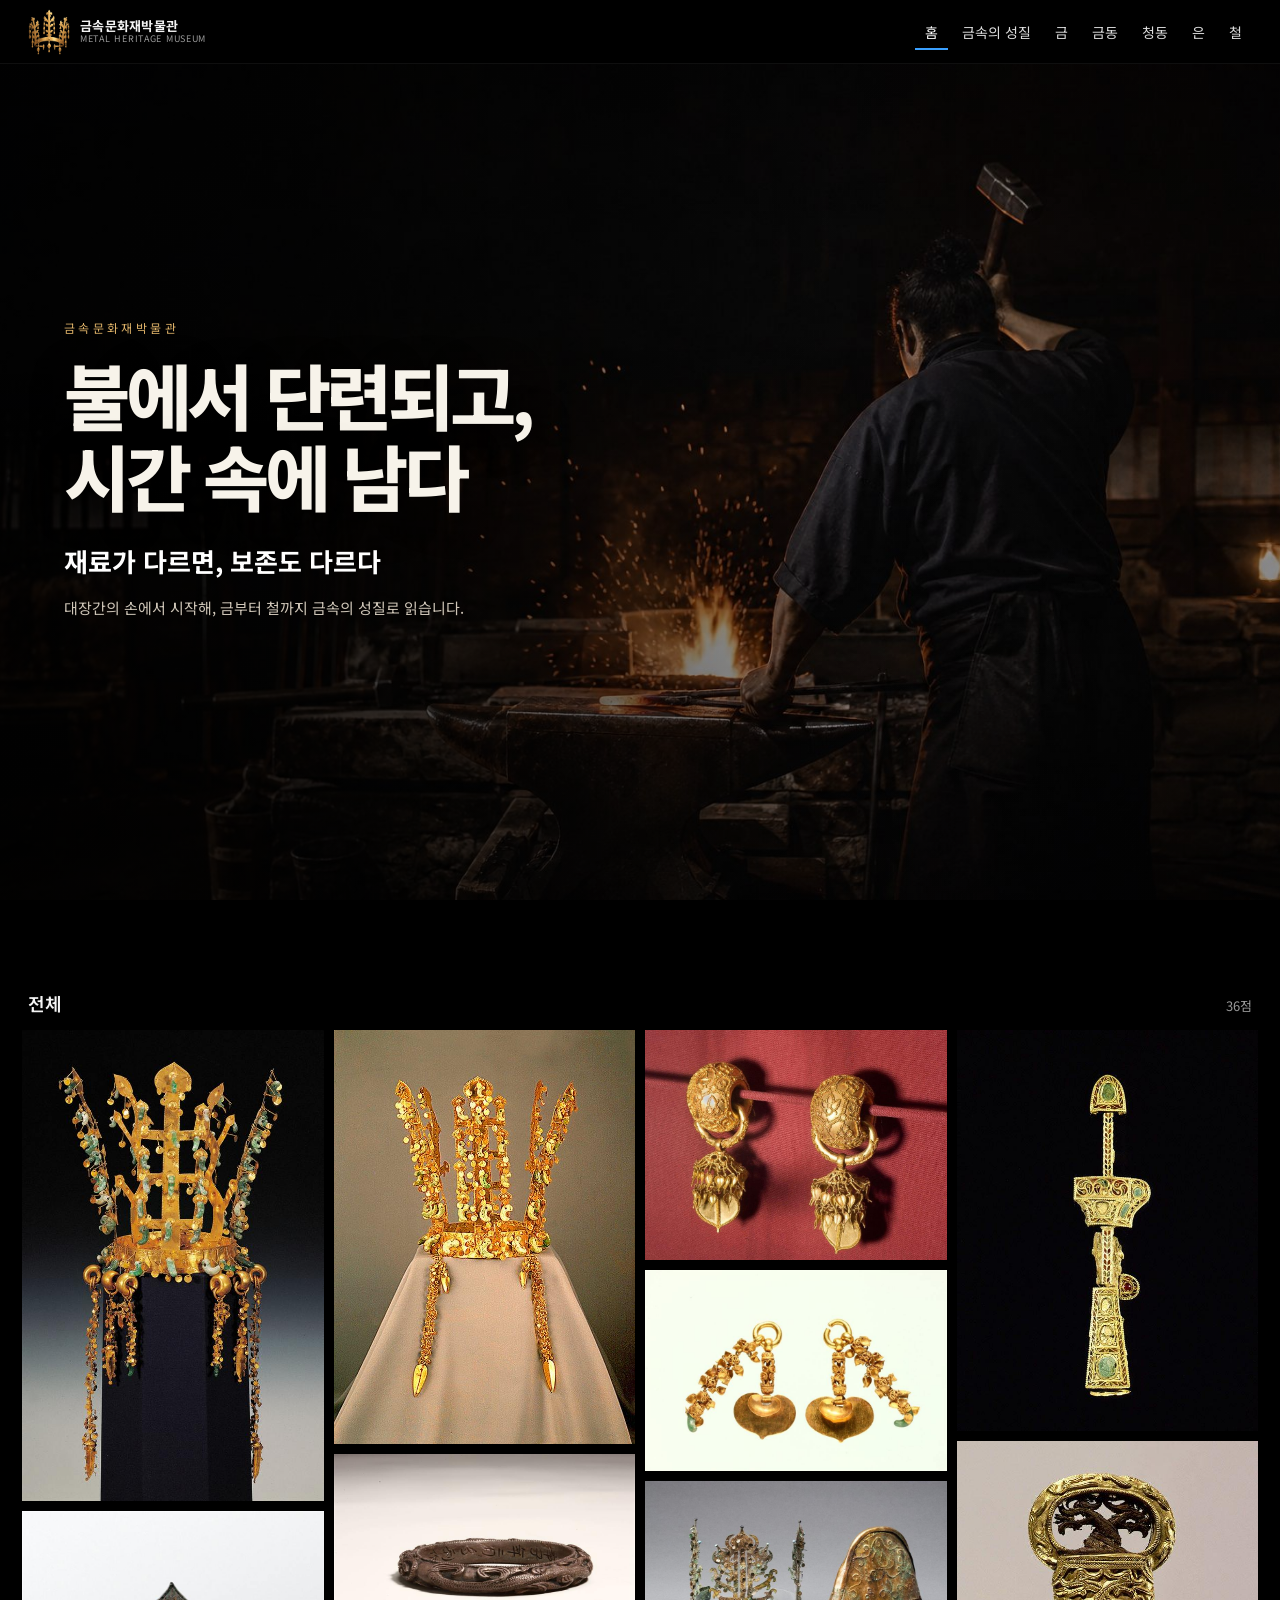
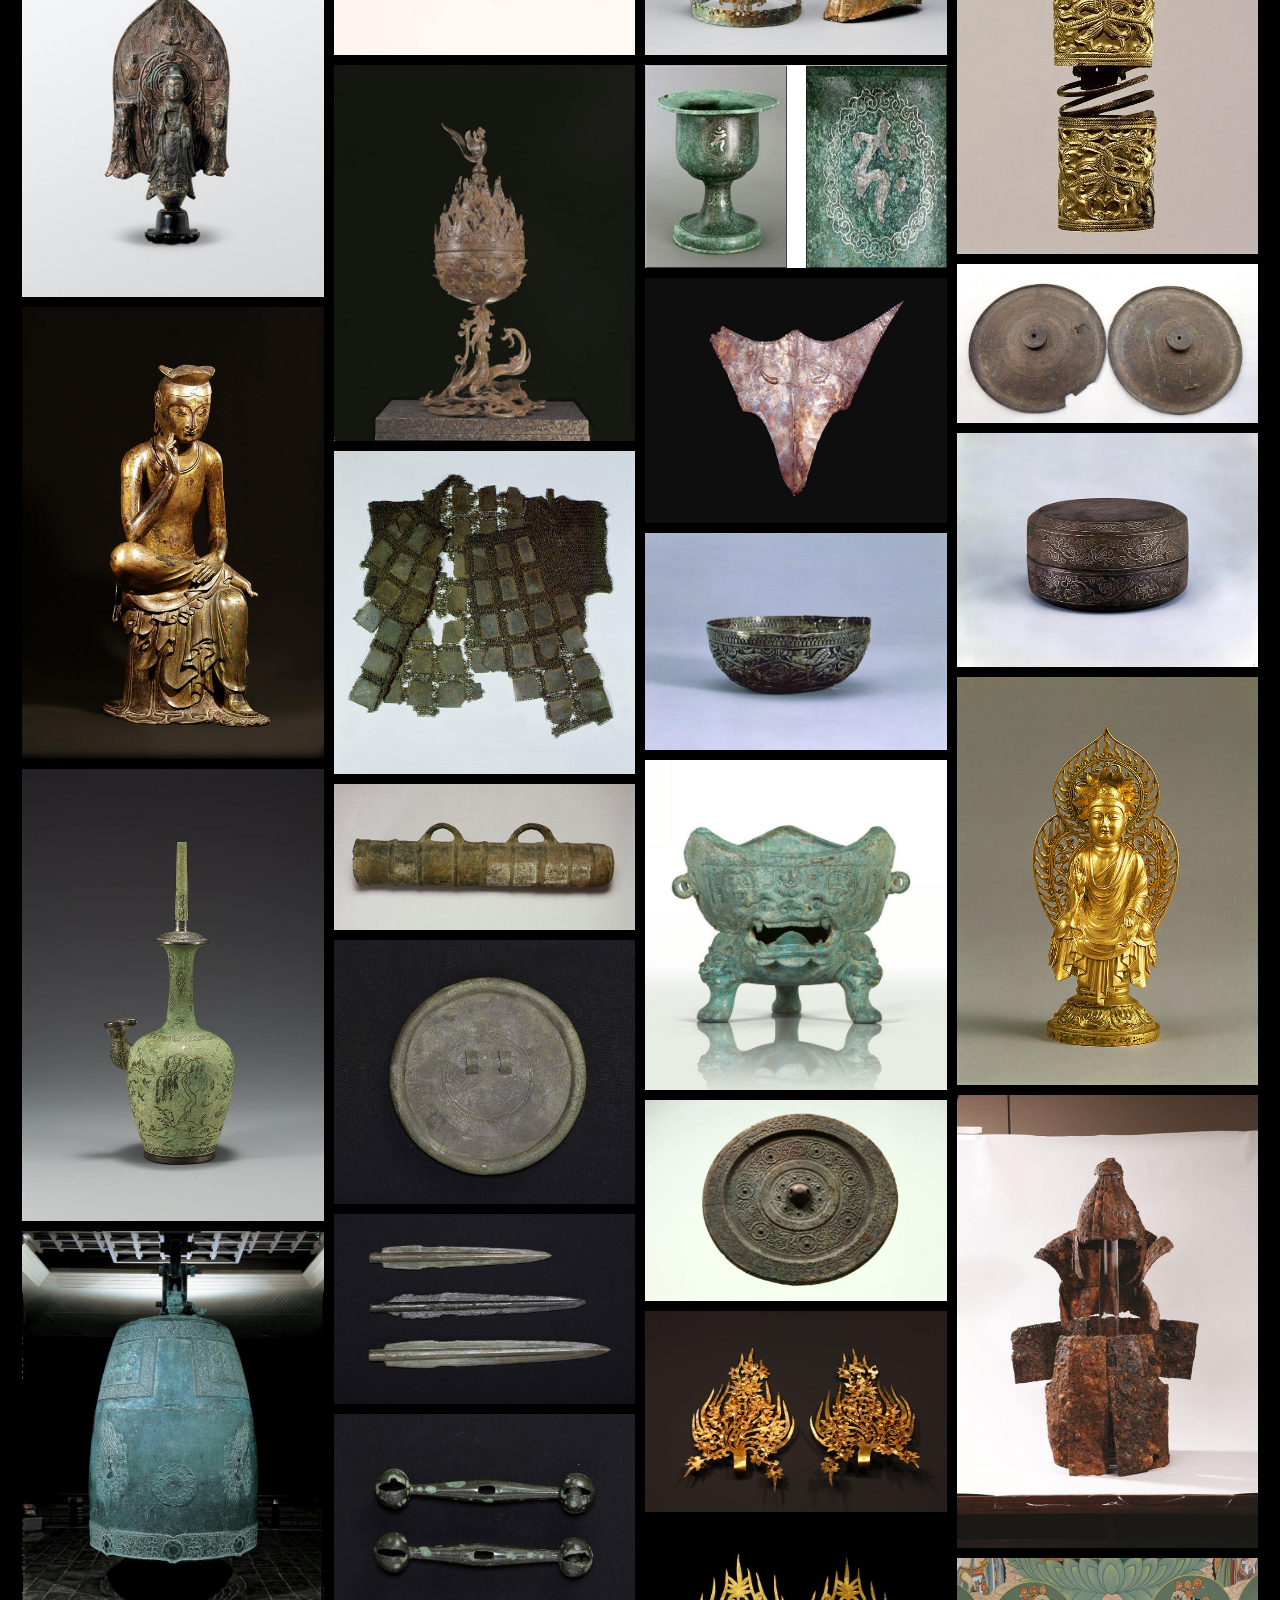
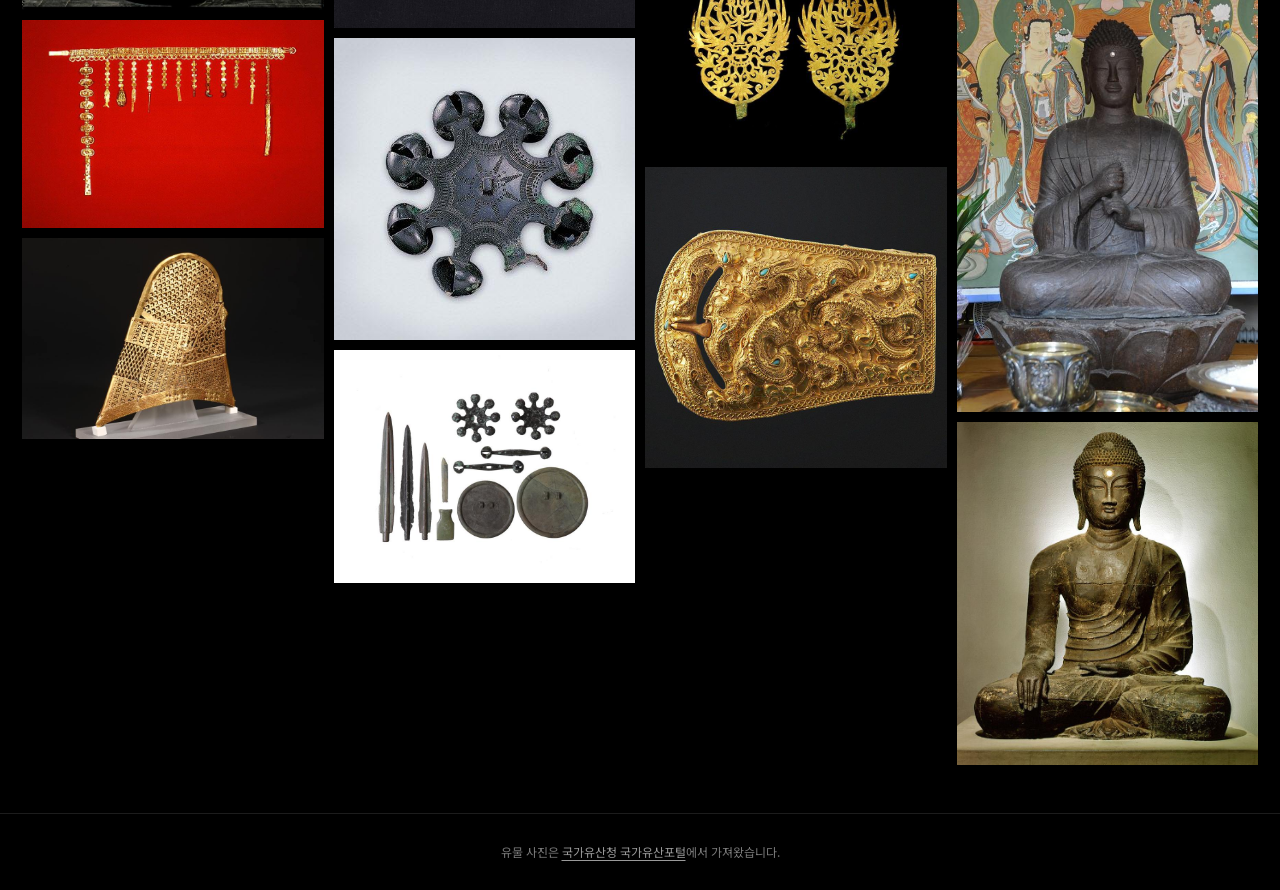
<file: site/index.html>
<!doctype html>
<html lang="ko">
  <head>
    <meta charset="utf-8" />
    <meta name="viewport" content="width=device-width, initial-scale=1, viewport-fit=cover" />
    <meta name="theme-color" content="#000000" />
    <meta name="apple-mobile-web-app-capable" content="yes" />
    <meta name="apple-mobile-web-app-status-bar-style" content="black-translucent" />
    <meta name="apple-mobile-web-app-title" content="금속문화재박물관" />
    <meta name="application-name" content="금속문화재박물관" />
    <link rel="manifest" href="./manifest.webmanifest" />
    <link rel="icon" type="image/png" sizes="32x32" href="./images/favicon-32.png" />
    <link rel="icon" type="image/png" sizes="192x192" href="./images/icon-192.png" />
    <link rel="apple-touch-icon" href="./images/apple-touch-icon.png" />
    <title>금속문화재박물관</title>
    <link rel="preconnect" href="https://fonts.googleapis.com" />
    <link rel="preconnect" href="https://fonts.gstatic.com" crossorigin />
    <link href="https://fonts.googleapis.com/css2?family=Noto+Sans+KR:wght@400;700;800&display=swap" rel="stylesheet" />
    <link rel="stylesheet" href="./css/styles.css" />
  </head>
  <body>
    <header class="header">
      <a class="brand" href="./index.html">
        <img class="mark" src="./images/logo-mark.png" alt="금속문화재박물관" />
        <span class="brand-text">
          <b>금속문화재박물관</b>
          <small>METAL HERITAGE MUSEUM</small>
        </span>
      </a>
      <nav class="nav" id="site-nav">
        <button data-metal="" class="is-on">홈</button>
        <a href="./properties.html">금속의 성질</a>
        <button data-metal="gold">금</button>
        <button data-metal="gilt">금동</button>
        <button data-metal="bronze">청동</button>
        <button data-metal="silver">은</button>
        <button data-metal="iron">철</button>
      </nav>
      <button class="menu-btn" type="button" data-menu aria-controls="site-nav" aria-expanded="false" aria-label="메뉴 열기">
        <span></span><span></span><span></span>
      </button>
    </header>

    <section class="hero" id="home">
      <img class="hero-photo" src="./images/forge-hero.jpg" alt="" decoding="async" fetchpriority="high" />
      <div class="hero-shade"></div>
      <div class="hero-inner">
        <p class="kicker">금속문화재박물관</p>
        <h1>불에서 단련되고,<br />시간 속에 남다</h1>
        <p class="lede">재료가 다르면, 보존도 다르다</p>
        <p class="sub">대장간의 손에서 시작해, 금부터 철까지 금속의 성질로 읽습니다.</p>
      </div>
    </section>

    <section class="stage" id="gallery">
      <div class="gallery-wrap">
        <div class="gallery-head">
          <h2 data-gallery-title>전체</h2>
          <span data-gallery-count></span>
        </div>
        <div class="masonry" data-masonry></div>
      </div>
    </section>

    <footer class="site-credit">
      유물 사진은 <a href="https://www.heritage.go.kr/" target="_blank" rel="noopener noreferrer">국가유산청 국가유산포털</a>에서 가져왔습니다.
    </footer>

    <script src="./js/data.js"></script>
    <script src="./js/nav.js"></script>
    <script src="./js/app.js"></script>
  </body>
</html>
</file>
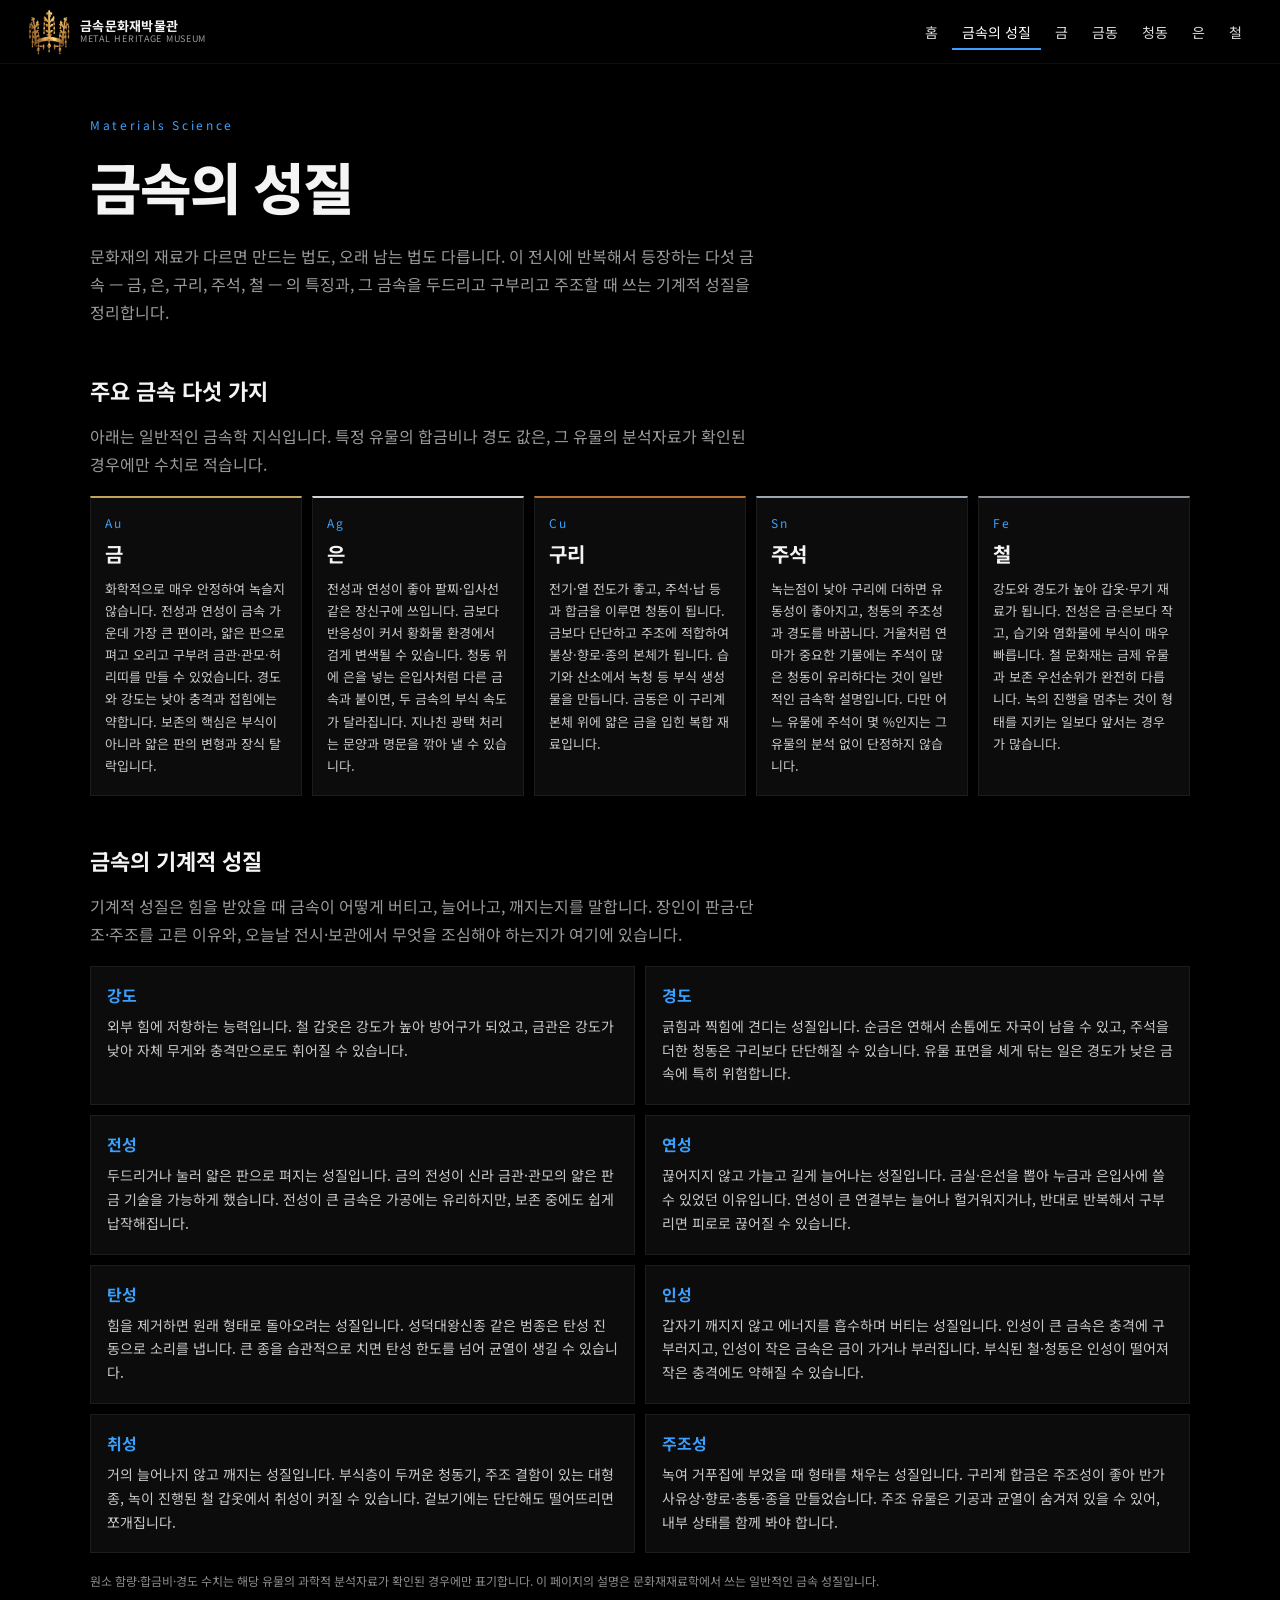
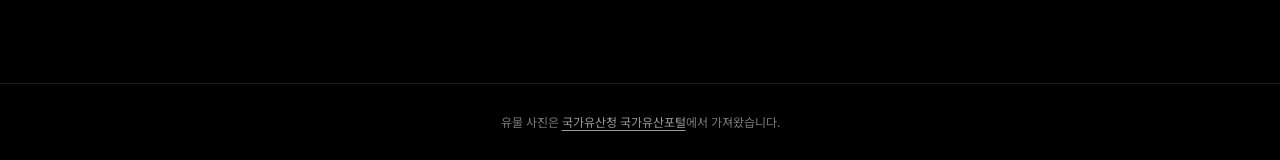
<file: site/properties.html>
<!doctype html>
<html lang="ko">
  <head>
    <meta charset="utf-8" />
    <meta name="viewport" content="width=device-width, initial-scale=1, viewport-fit=cover" />
    <meta name="theme-color" content="#000000" />
    <meta name="apple-mobile-web-app-capable" content="yes" />
    <meta name="apple-mobile-web-app-status-bar-style" content="black-translucent" />
    <meta name="apple-mobile-web-app-title" content="금속문화재박물관" />
    <meta name="application-name" content="금속문화재박물관" />
    <link rel="manifest" href="./manifest.webmanifest" />
    <link rel="icon" type="image/png" sizes="32x32" href="./images/favicon-32.png" />
    <link rel="icon" type="image/png" sizes="192x192" href="./images/icon-192.png" />
    <link rel="apple-touch-icon" href="./images/apple-touch-icon.png" />
    <title>금속의 성질 · 금속문화재박물관</title>
    <link rel="preconnect" href="https://fonts.googleapis.com" />
    <link rel="preconnect" href="https://fonts.gstatic.com" crossorigin />
    <link href="https://fonts.googleapis.com/css2?family=Noto+Sans+KR:wght@400;700;800&display=swap" rel="stylesheet" />
    <link rel="stylesheet" href="./css/styles.css" />
  </head>
  <body>
    <header class="header">
      <a class="brand" href="./index.html">
        <img class="mark" src="./images/logo-mark.png" alt="금속문화재박물관" />
        <span class="brand-text">
          <b>금속문화재박물관</b>
          <small>METAL HERITAGE MUSEUM</small>
        </span>
      </a>
      <nav class="nav" id="site-nav">
        <a href="./index.html">홈</a>
        <a class="is-on" href="./properties.html">금속의 성질</a>
        <a href="./index.html?metal=gold">금</a>
        <a href="./index.html?metal=gilt">금동</a>
        <a href="./index.html?metal=bronze">청동</a>
        <a href="./index.html?metal=silver">은</a>
        <a href="./index.html?metal=iron">철</a>
      </nav>
      <button class="menu-btn" type="button" data-menu aria-controls="site-nav" aria-expanded="false" aria-label="메뉴 열기">
        <span></span><span></span><span></span>
      </button>
    </header>

    <main class="props">
      <header class="props-hero">
        <p class="kicker">Materials Science</p>
        <h1>금속의 성질</h1>
        <p class="lede">
          문화재의 재료가 다르면 만드는 법도, 오래 남는 법도 다릅니다.
          이 전시에 반복해서 등장하는 다섯 금속 — 금, 은, 구리, 주석, 철 — 의 특징과,
          그 금속을 두드리고 구부리고 주조할 때 쓰는 기계적 성질을 정리합니다.
        </p>
      </header>

      <section>
        <h2>주요 금속 다섯 가지</h2>
        <p class="section-lead">아래는 일반적인 금속학 지식입니다. 특정 유물의 합금비나 경도 값은, 그 유물의 분석자료가 확인된 경우에만 수치로 적습니다.</p>
        <div class="metal-five">
          <article class="metal-card gold">
            <span>Au</span>
            <h3>금</h3>
            <p>화학적으로 매우 안정하여 녹슬지 않습니다. 전성과 연성이 금속 가운데 가장 큰 편이라, 얇은 판으로 펴고 오리고 구부려 금관·관모·허리띠를 만들 수 있었습니다. 경도와 강도는 낮아 충격과 접힘에는 약합니다. 보존의 핵심은 부식이 아니라 얇은 판의 변형과 장식 탈락입니다.</p>
          </article>
          <article class="metal-card silver">
            <span>Ag</span>
            <h3>은</h3>
            <p>전성과 연성이 좋아 팔찌·입사선 같은 장신구에 쓰입니다. 금보다 반응성이 커서 황화물 환경에서 검게 변색될 수 있습니다. 청동 위에 은을 넣는 은입사처럼 다른 금속과 붙이면, 두 금속의 부식 속도가 달라집니다. 지나친 광택 처리는 문양과 명문을 깎아 낼 수 있습니다.</p>
          </article>
          <article class="metal-card copper">
            <span>Cu</span>
            <h3>구리</h3>
            <p>전기·열 전도가 좋고, 주석·납 등과 합금을 이루면 청동이 됩니다. 금보다 단단하고 주조에 적합하여 불상·향로·종의 본체가 됩니다. 습기와 산소에서 녹청 등 부식 생성물을 만듭니다. 금동은 이 구리계 본체 위에 얇은 금을 입힌 복합 재료입니다.</p>
          </article>
          <article class="metal-card tin">
            <span>Sn</span>
            <h3>주석</h3>
            <p>녹는점이 낮아 구리에 더하면 유동성이 좋아지고, 청동의 주조성과 경도를 바꿉니다. 거울처럼 연마가 중요한 기물에는 주석이 많은 청동이 유리하다는 것이 일반적인 금속학 설명입니다. 다만 어느 유물에 주석이 몇 %인지는 그 유물의 분석 없이 단정하지 않습니다.</p>
          </article>
          <article class="metal-card iron">
            <span>Fe</span>
            <h3>철</h3>
            <p>강도와 경도가 높아 갑옷·무기 재료가 됩니다. 전성은 금·은보다 작고, 습기와 염화물에 부식이 매우 빠릅니다. 철 문화재는 금제 유물과 보존 우선순위가 완전히 다릅니다. 녹의 진행을 멈추는 것이 형태를 지키는 일보다 앞서는 경우가 많습니다.</p>
          </article>
        </div>
      </section>

      <section>
        <h2>금속의 기계적 성질</h2>
        <p class="section-lead">기계적 성질은 힘을 받았을 때 금속이 어떻게 버티고, 늘어나고, 깨지는지를 말합니다. 장인이 판금·단조·주조를 고른 이유와, 오늘날 전시·보관에서 무엇을 조심해야 하는지가 여기에 있습니다.</p>
        <div class="mech-grid">
          <article>
            <h3>강도</h3>
            <p>외부 힘에 저항하는 능력입니다. 철 갑옷은 강도가 높아 방어구가 되었고, 금관은 강도가 낮아 자체 무게와 충격만으로도 휘어질 수 있습니다.</p>
          </article>
          <article>
            <h3>경도</h3>
            <p>긁힘과 찍힘에 견디는 성질입니다. 순금은 연해서 손톱에도 자국이 남을 수 있고, 주석을 더한 청동은 구리보다 단단해질 수 있습니다. 유물 표면을 세게 닦는 일은 경도가 낮은 금속에 특히 위험합니다.</p>
          </article>
          <article>
            <h3>전성</h3>
            <p>두드리거나 눌러 얇은 판으로 펴지는 성질입니다. 금의 전성이 신라 금관·관모의 얇은 판금 기술을 가능하게 했습니다. 전성이 큰 금속은 가공에는 유리하지만, 보존 중에도 쉽게 납작해집니다.</p>
          </article>
          <article>
            <h3>연성</h3>
            <p>끊어지지 않고 가늘고 길게 늘어나는 성질입니다. 금실·은선을 뽑아 누금과 은입사에 쓸 수 있었던 이유입니다. 연성이 큰 연결부는 늘어나 헐거워지거나, 반대로 반복해서 구부리면 피로로 끊어질 수 있습니다.</p>
          </article>
          <article>
            <h3>탄성</h3>
            <p>힘을 제거하면 원래 형태로 돌아오려는 성질입니다. 성덕대왕신종 같은 범종은 탄성 진동으로 소리를 냅니다. 큰 종을 습관적으로 치면 탄성 한도를 넘어 균열이 생길 수 있습니다.</p>
          </article>
          <article>
            <h3>인성</h3>
            <p>갑자기 깨지지 않고 에너지를 흡수하며 버티는 성질입니다. 인성이 큰 금속은 충격에 구부러지고, 인성이 작은 금속은 금이 가거나 부러집니다. 부식된 철·청동은 인성이 떨어져 작은 충격에도 약해질 수 있습니다.</p>
          </article>
          <article>
            <h3>취성</h3>
            <p>거의 늘어나지 않고 깨지는 성질입니다. 부식층이 두꺼운 청동기, 주조 결함이 있는 대형 종, 녹이 진행된 철 갑옷에서 취성이 커질 수 있습니다. 겉보기에는 단단해도 떨어뜨리면 쪼개집니다.</p>
          </article>
          <article>
            <h3>주조성</h3>
            <p>녹여 거푸집에 부었을 때 형태를 채우는 성질입니다. 구리계 합금은 주조성이 좋아 반가사유상·향로·총통·종을 만들었습니다. 주조 유물은 기공과 균열이 숨겨져 있을 수 있어, 내부 상태를 함께 봐야 합니다.</p>
          </article>
        </div>
      </section>

      <p class="note">원소 함량·합금비·경도 수치는 해당 유물의 과학적 분석자료가 확인된 경우에만 표기합니다. 이 페이지의 설명은 문화재재료학에서 쓰는 일반적인 금속 성질입니다.</p>
    </main>
    <footer class="site-credit">
      유물 사진은 <a href="https://www.heritage.go.kr/" target="_blank" rel="noopener noreferrer">국가유산청 국가유산포털</a>에서 가져왔습니다.
    </footer>
    <script src="./js/nav.js"></script>
  </body>
</html>
</file>
<file: site/css/styles.css>
:root {
  --bg: #000;
  --panel: #070707;
  --line: #1c1c1c;
  --text: #f4f4f4;
  --muted: #9a9a9a;
  --blue: #3aa0ff;
  --ember: #ff6a21;
  --nav-h: 64px;
  --header-h: calc(var(--nav-h) + env(safe-area-inset-top, 0px));
  --preview: 400px;
}

* { box-sizing: border-box; }
html, body { margin: 0; background: var(--bg); color: var(--text); }
html {
  overflow-x: clip;
  -webkit-text-size-adjust: 100%;
  text-size-adjust: 100%;
}
body {
  font-family: "Pretendard", "Noto Sans KR", "Apple SD Gothic Neo", sans-serif;
  min-height: 100dvh;
  max-width: 100%;
  overflow-x: hidden;
}
body.menu-open { overflow: hidden; }

a { color: inherit; text-decoration: none; }
button { font: inherit; color: inherit; background: none; border: 0; cursor: pointer; }
img { display: block; max-width: 100%; }

.header {
  position: fixed;
  inset: 0 0 auto;
  z-index: 40;
  height: var(--header-h);
  display: flex;
  align-items: center;
  justify-content: space-between;
  flex-wrap: nowrap;
  overflow: visible;
  width: 100%;
  gap: 12px;
  padding: env(safe-area-inset-top, 0px) 28px 0;
  background: rgba(0, 0, 0, 0.92);
  border-bottom: 1px solid rgba(255, 255, 255, 0.06);
}
.brand {
  display: flex;
  align-items: center;
  gap: 10px;
  min-width: 0;
  flex: none;
}
.mark {
  width: auto;
  height: 46px;
  flex: none;
  object-fit: contain;
}
.brand-text {
  display: flex;
  flex-direction: column;
  line-height: 1.2;
  min-width: 0;
}
.brand-text b {
  font-size: 13px;
  font-weight: 700;
  letter-spacing: 0.02em;
  white-space: nowrap;
}
.brand-text small {
  color: var(--muted);
  font-size: 9px;
  letter-spacing: 0.08em;
  white-space: nowrap;
}
.nav {
  display: flex;
  align-items: center;
  gap: 4px;
  flex-wrap: nowrap;
  justify-content: flex-end;
}
.nav a, .nav button {
  padding: 8px 10px;
  font-size: 14px;
  color: #ddd;
  white-space: nowrap;
}
.nav a:hover, .nav button:hover, .nav .is-on {
  color: #fff;
}
.nav .is-on { box-shadow: inset 0 -2px 0 var(--blue); }
.menu-btn {
  display: none;
  width: 44px;
  height: 44px;
  margin-right: -6px;
  flex: none;
  flex-direction: column;
  align-items: center;
  justify-content: center;
  gap: 5px;
  -webkit-tap-highlight-color: transparent;
}
.menu-btn span {
  display: block;
  width: 18px;
  height: 1.5px;
  background: #f4f4f4;
  transition: transform 0.2s ease, opacity 0.2s ease;
}
.header.is-open .menu-btn span:nth-child(1) {
  transform: translateY(6.5px) rotate(45deg);
}
.header.is-open .menu-btn span:nth-child(2) { opacity: 0; }
.header.is-open .menu-btn span:nth-child(3) {
  transform: translateY(-6.5px) rotate(-45deg);
}

.hero {
  position: relative;
  height: 100dvh;
  min-height: 100svh;
  overflow: hidden;
  display: flex;
  align-items: center;
  padding: calc(var(--header-h) + 24px) 64px 48px;
  background: #070605;
}
.hero.is-away { display: none; }
.hero-photo {
  position: absolute;
  inset: 0;
  width: 100%;
  height: 100%;
  max-width: none;
  object-fit: cover;
  object-position: 62% center;
}
.hero-shade {
  position: absolute;
  inset: 0;
  background:
    linear-gradient(90deg, rgba(0, 0, 0, 0.78) 0%, rgba(0, 0, 0, 0.5) 38%, rgba(0, 0, 0, 0.12) 68%, rgba(0, 0, 0, 0.28) 100%),
    linear-gradient(180deg, rgba(0, 0, 0, 0.42) 0%, transparent 28%, rgba(0, 0, 0, 0.38) 100%);
}
.hero-inner {
  position: relative;
  z-index: 2;
  width: min(640px, 100%);
  text-align: left;
}
.hero-inner .kicker {
  margin: 0 0 18px;
  color: #e2b56a;
  letter-spacing: 0.28em;
  font-size: 12px;
}
.hero-inner h1 {
  margin: 0;
  font-size: clamp(36px, 6vw, 72px);
  font-weight: 800;
  letter-spacing: -0.06em;
  line-height: 1.12;
  color: #f7f3ea;
  text-shadow: 0 10px 40px rgba(0, 0, 0, 0.45);
}
.hero-inner .lede {
  margin: 22px 0 0;
  color: #fff;
  font-size: clamp(18px, 2.2vw, 26px);
  font-weight: 700;
  max-width: none;
}
.hero-inner .sub {
  margin: 12px 0 0;
  max-width: 28rem;
  color: #cfc6b8;
  font-size: 15px;
  line-height: 1.7;
}

.stage {
  min-height: 100vh;
  padding-top: var(--header-h);
  scroll-margin-top: 0;
}
.gallery-wrap {
  padding: 18px 22px 48px;
}
.gallery-head {
  display: flex;
  justify-content: space-between;
  align-items: baseline;
  gap: 12px;
  padding: 8px 6px 14px;
}
.gallery-head h2 {
  margin: 0;
  font-size: 18px;
  font-weight: 600;
}
.gallery-head span { color: var(--muted); font-size: 13px; }

.masonry {
  columns: 4;
  column-gap: 10px;
}
.tile {
  break-inside: avoid;
  margin: 0 0 10px;
  display: block;
  position: relative;
  background: #111;
  overflow: hidden;
}
.tile img {
  width: 100%;
  height: auto;
}
.tile:hover img, .tile.is-on img { opacity: 0.86; }
.tile figcaption {
  display: none;
}

.detail {
  width: min(1180px, 92vw);
  margin: 0 auto;
  padding: calc(var(--header-h) + 36px) 0 72px;
  display: grid;
  grid-template-columns: minmax(280px, 0.9fr) 1.1fr;
  gap: 40px;
  align-items: start;
}
.detail img.hero-shot {
  width: 100%;
  background: #0b0b0b;
  object-fit: contain;
  max-height: 78vh;
  position: sticky;
  top: calc(var(--header-h) + 16px);
}
.detail .metal {
  color: var(--blue);
  font-size: 12px;
  letter-spacing: 0.14em;
}
.detail-top {
  display: flex;
  align-items: center;
  justify-content: space-between;
  gap: 16px;
}
.back {
  display: inline-flex;
  align-items: center;
  margin: 0;
  padding: 6px 0 6px 12px;
  color: var(--muted);
  font-size: 13px;
  white-space: nowrap;
  flex: none;
}
.back:hover { color: var(--blue); }
.detail h1 {
  margin: 6px 0 12px;
  font-size: clamp(28px, 4vw, 42px);
  font-weight: 700;
  line-height: 1.3;
}
.detail .sentence {
  color: #ddd;
  font-size: 16px;
  line-height: 1.75;
  margin: 0 0 18px;
}
.facts {
  display: grid;
  gap: 8px;
  margin-bottom: 16px;
}
.facts div {
  display: grid;
  grid-template-columns: 84px 1fr;
  gap: 8px;
  font-size: 13px;
  border-bottom: 1px solid var(--line);
  padding-bottom: 8px;
}
.facts dt { color: var(--muted); }
.block {
  margin: 22px 0 0;
  padding-top: 16px;
  border-top: 1px solid var(--line);
}
.block h4 {
  margin: 0 0 8px;
  font-size: 12px;
  color: var(--blue);
  letter-spacing: 0.12em;
  font-weight: 600;
}
.block ul, .block p {
  margin: 0;
  padding: 0 0 0 16px;
  color: #c8c8c8;
  font-size: 13px;
  line-height: 1.7;
}
.block p { padding: 0; }
.note {
  margin-top: 18px;
  color: #8d8d8d;
  font-size: 12px;
  line-height: 1.65;
}
.site-credit {
  margin: 0;
  padding: 28px 22px calc(28px + env(safe-area-inset-bottom, 0px));
  border-top: 1px solid var(--line);
  color: #7a7a7a;
  font-size: 12px;
  line-height: 1.65;
  text-align: center;
}
.site-credit a {
  color: #9a9a9a;
  text-decoration: underline;
  text-underline-offset: 3px;
}
.site-credit a:hover { color: var(--blue); }

.props {
  width: min(1100px, 92vw);
  margin: 0 auto;
  padding: calc(var(--header-h) + 40px) 0 80px;
}
.props-hero h1 {
  margin: 8px 0 14px;
  font-size: clamp(32px, 6vw, 56px);
  font-weight: 800;
  letter-spacing: -0.04em;
}
.kicker {
  color: var(--blue);
  letter-spacing: 0.22em;
  font-size: 12px;
}
.lede, .section-lead {
  color: var(--muted);
  line-height: 1.75;
  max-width: 42rem;
}
.props h2 {
  margin: 48px 0 10px;
  font-size: 22px;
  font-weight: 700;
}
.metal-five {
  display: grid;
  grid-template-columns: repeat(5, 1fr);
  gap: 10px;
  margin-top: 18px;
}
.metal-card {
  border: 1px solid var(--line);
  background: #0c0c0c;
  padding: 16px 14px 18px;
  min-height: 100%;
}
.metal-card span {
  display: block;
  color: var(--blue);
  letter-spacing: 0.16em;
  font-size: 12px;
}
.metal-card h3 {
  margin: 8px 0 10px;
  font-size: 20px;
}
.metal-card p {
  margin: 0;
  color: #c8c8c8;
  font-size: 13px;
  line-height: 1.7;
}
.metal-card.gold { border-top: 2px solid #c6a35b; }
.metal-card.silver { border-top: 2px solid #cfd3d8; }
.metal-card.copper { border-top: 2px solid #b87333; }
.metal-card.tin { border-top: 2px solid #9aa7b2; }
.metal-card.iron { border-top: 2px solid #8a8f96; }
.mech-grid {
  display: grid;
  grid-template-columns: 1fr 1fr;
  gap: 10px;
  margin-top: 18px;
}
.mech-grid article {
  border: 1px solid var(--line);
  background: #0c0c0c;
  padding: 16px 16px 18px;
}
.mech-grid h3 {
  margin: 0 0 8px;
  color: var(--blue);
  font-size: 16px;
}
.mech-grid p {
  margin: 0;
  color: #c8c8c8;
  font-size: 14px;
  line-height: 1.7;
}

@media (max-width: 1100px) {
  .masonry { columns: 3; }
  .metal-five { grid-template-columns: 1fr 1fr; }
  .header {
    padding: env(safe-area-inset-top, 0px) max(12px, env(safe-area-inset-right, 0px)) 0 max(16px, env(safe-area-inset-left, 0px));
  }
  .brand { flex: 1; min-width: 0; }
  .brand-text small { display: none; }
  .mark { height: 38px; }
  .menu-btn { display: flex; }
  .nav {
    display: none;
    position: absolute;
    top: 100%;
    left: 0;
    right: 0;
    width: 100%;
    height: calc(100dvh - var(--header-h));
    z-index: 41;
    flex-direction: column;
    align-items: stretch;
    justify-content: flex-start;
    flex-wrap: nowrap;
    gap: 0;
    padding: 8px 20px calc(28px + env(safe-area-inset-bottom, 0px));
    background: #050505;
    overflow-y: auto;
    overscroll-behavior: contain;
  }
  .header.is-open .nav,
  .nav.is-open {
    display: flex;
  }
  .nav a, .nav button {
    width: 100%;
    min-height: 48px;
    padding: 14px 4px;
    font-size: 18px;
    text-align: left;
    border-bottom: 1px solid var(--line);
    box-shadow: none;
  }
  .nav .is-on {
    color: #fff;
    box-shadow: inset 3px 0 0 var(--blue);
  }
}
@media (max-width: 820px) {
  .masonry {
    columns: 3;
    column-gap: 6px;
  }
  .masonry .tile {
    margin: 0 0 6px;
    border-radius: 8px;
  }
  .masonry.is-stack {
    columns: 1;
  }
  .masonry.is-stack .tile {
    margin: 0 0 14px;
    border-radius: 0;
  }
  .hero {
    padding: calc(var(--header-h) + 16px) 20px 28px;
  }
  .hero-photo { object-position: 70% center; }
  .hero-inner .kicker { letter-spacing: 0.18em; }
  .hero-inner h1 { font-size: clamp(28px, 8.5vw, 44px); }
  .hero-inner .lede { font-size: clamp(16px, 4.4vw, 22px); }
  .hero-inner .sub { font-size: 14px; }
  .detail {
    grid-template-columns: 1fr;
    gap: 20px;
    width: min(1180px, 94vw);
  }
  .detail img.hero-shot {
    position: relative;
    top: 0;
    max-height: 52vh;
  }
  .back {
    min-height: 44px;
    padding: 10px 0 10px 8px;
    font-size: 15px;
  }
  .props { width: min(1100px, 94vw); padding-left: 0; padding-right: 0; }
  .metal-five, .mech-grid { grid-template-columns: 1fr; }
  .gallery-wrap { padding: 14px 14px 40px; }
  .site-credit { padding-left: 14px; padding-right: 14px; }
}
@media (max-width: 540px) {
  .masonry { columns: 3; }
  .masonry.is-stack { columns: 1; }
  .gallery-wrap { padding: 12px 8px 36px; }
  .brand-text b { font-size: 12px; }
  .mark { height: 32px; }
}
</file>
